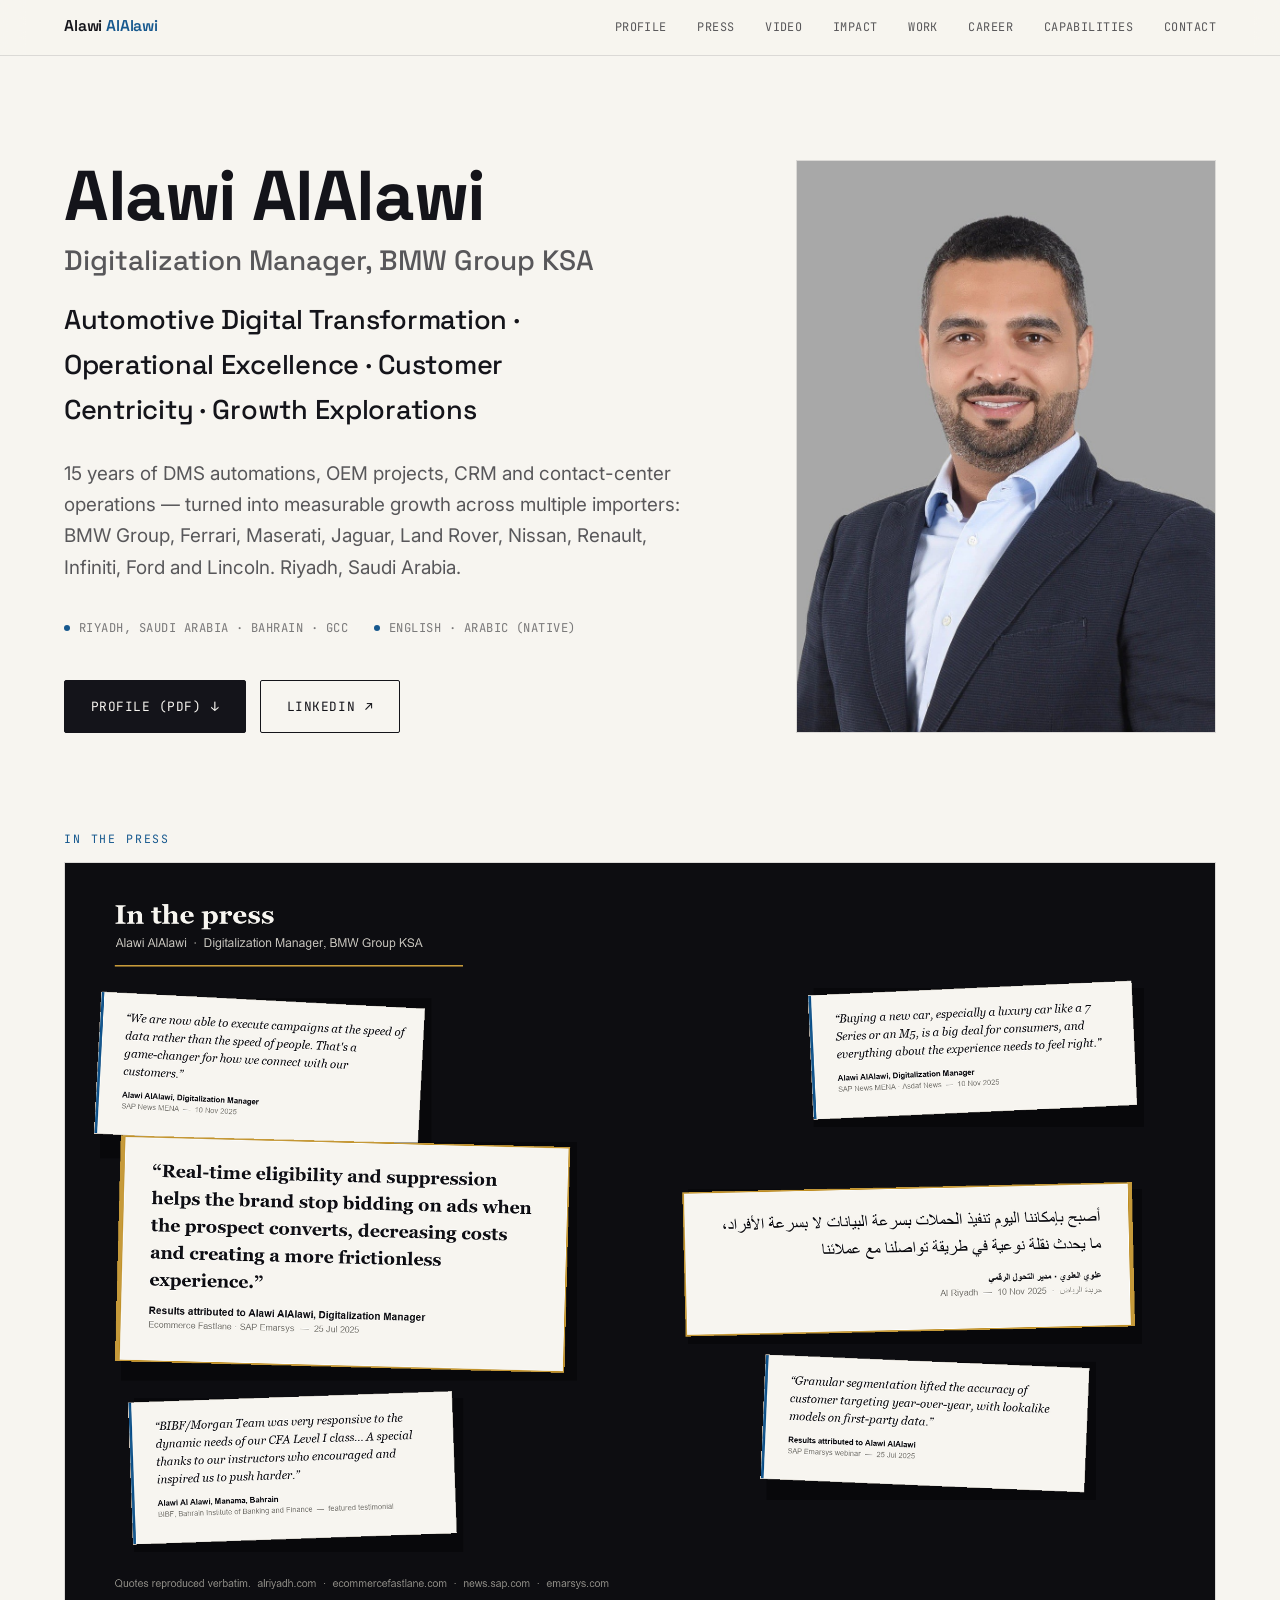
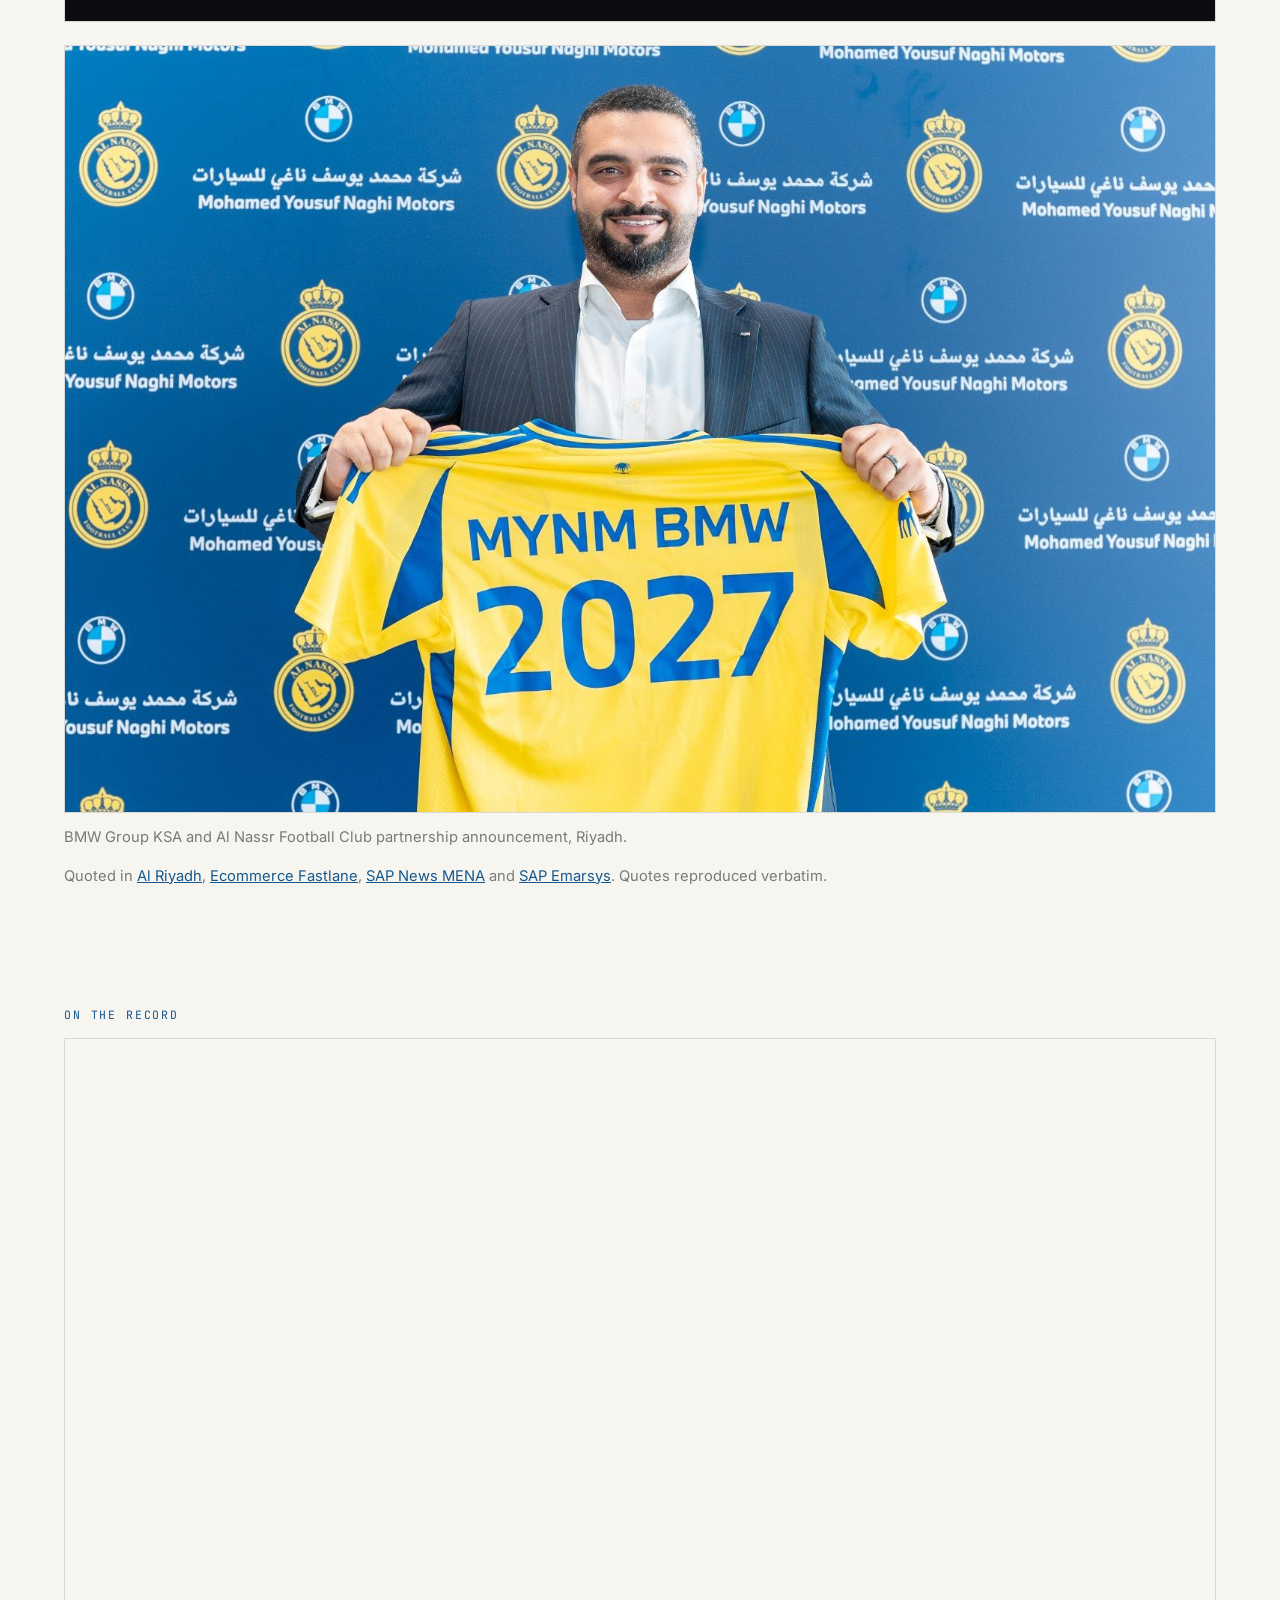
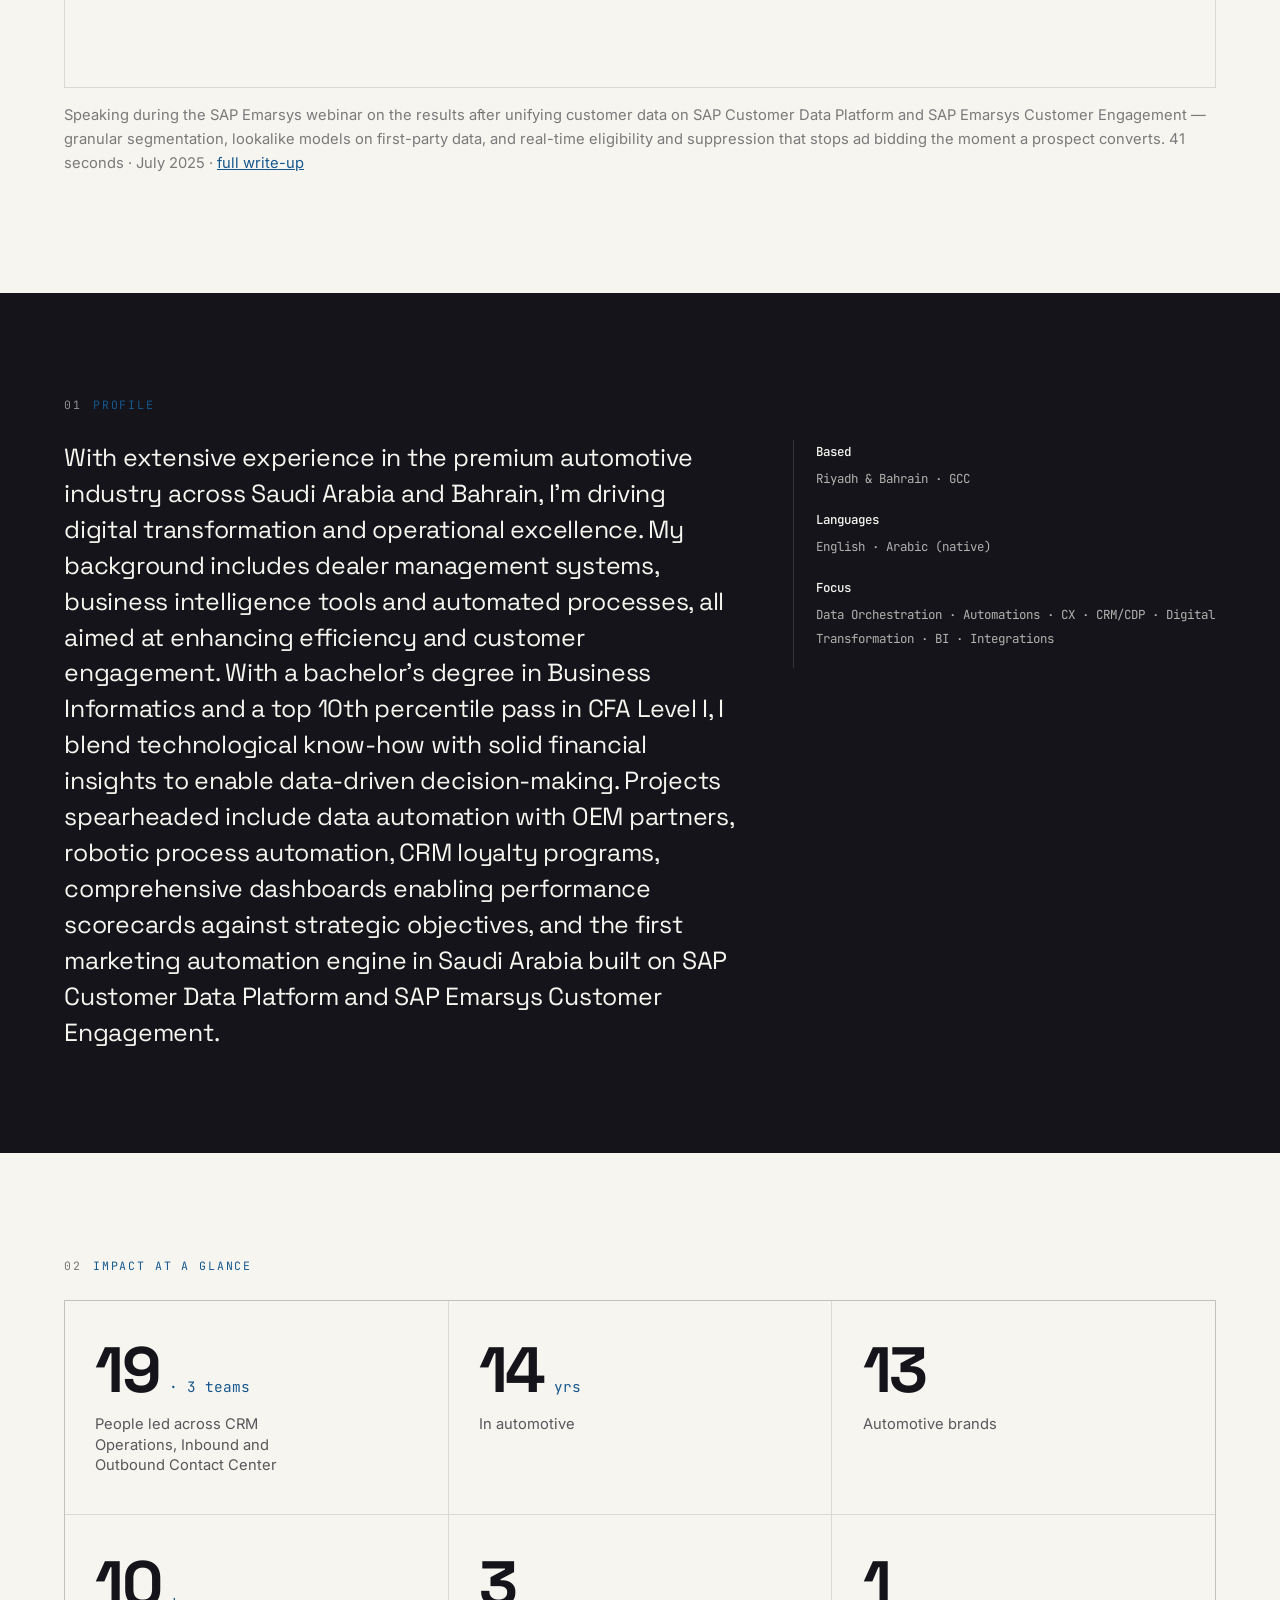
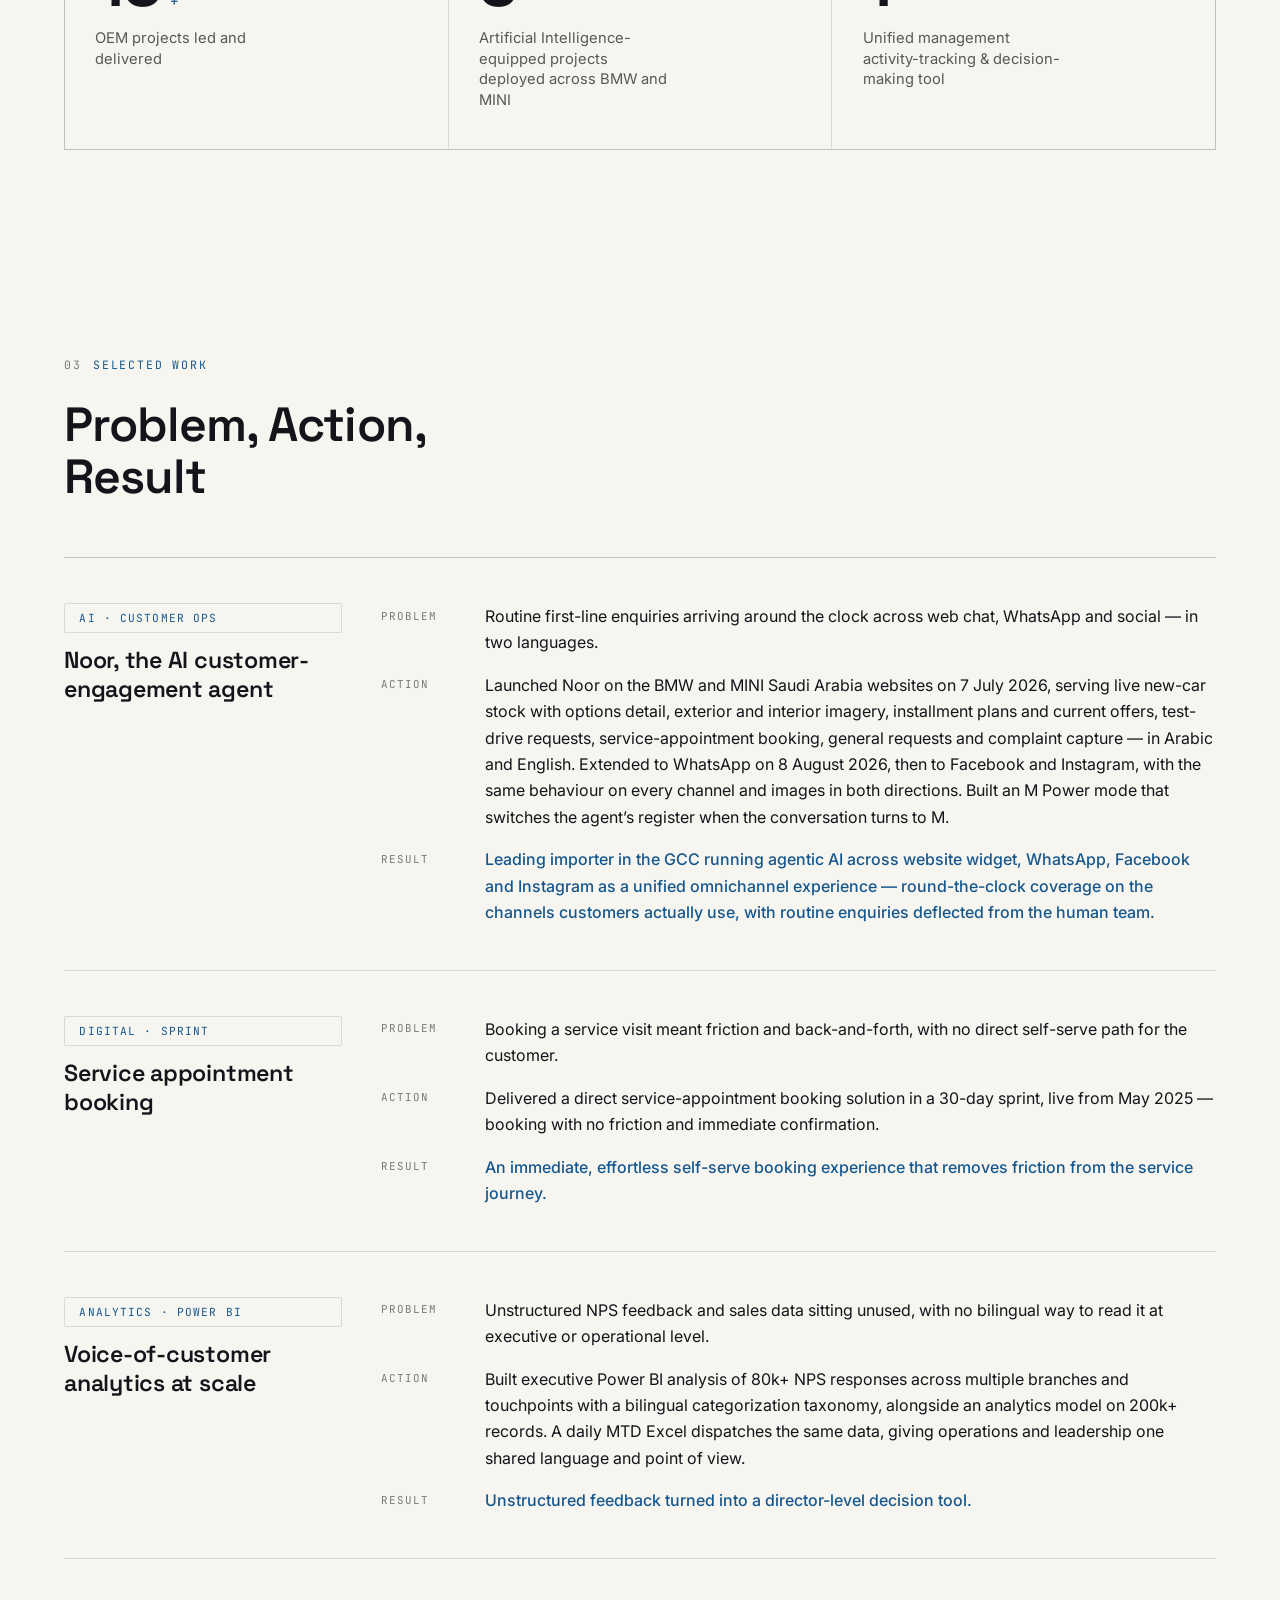
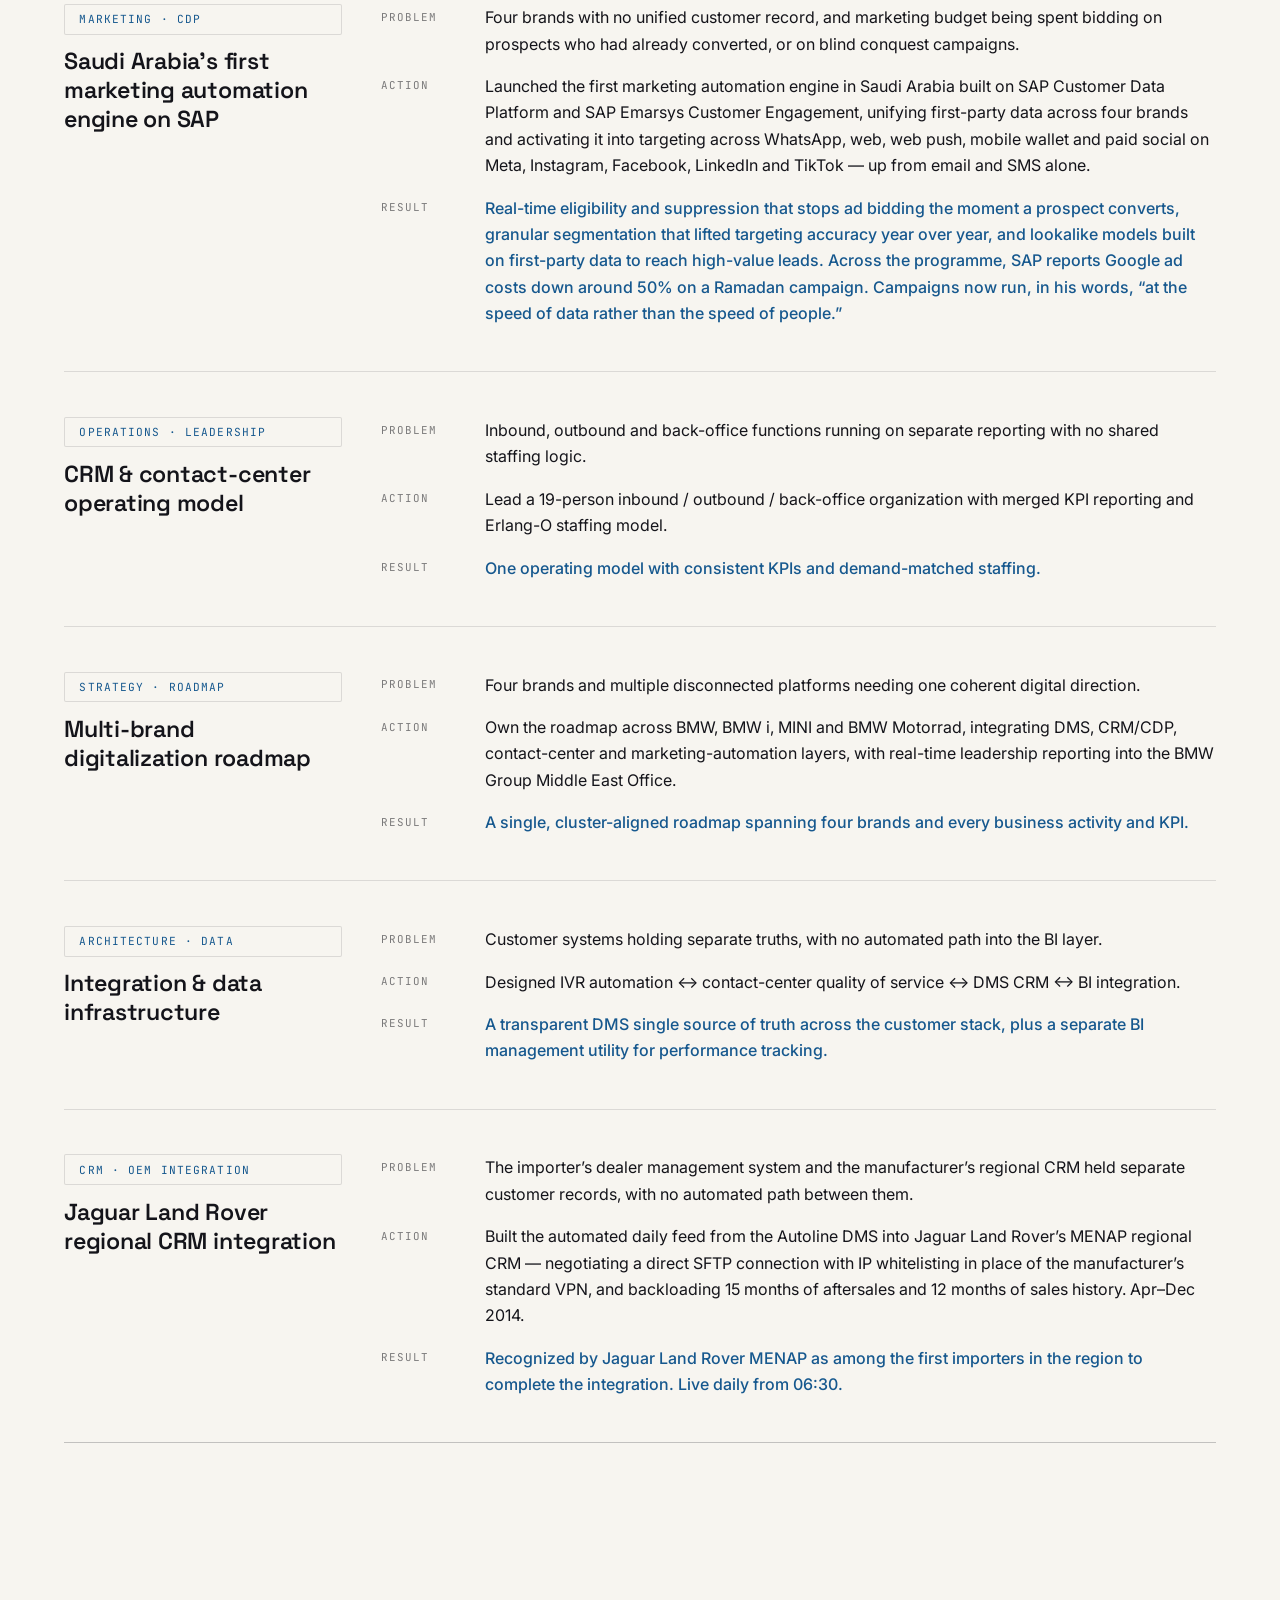
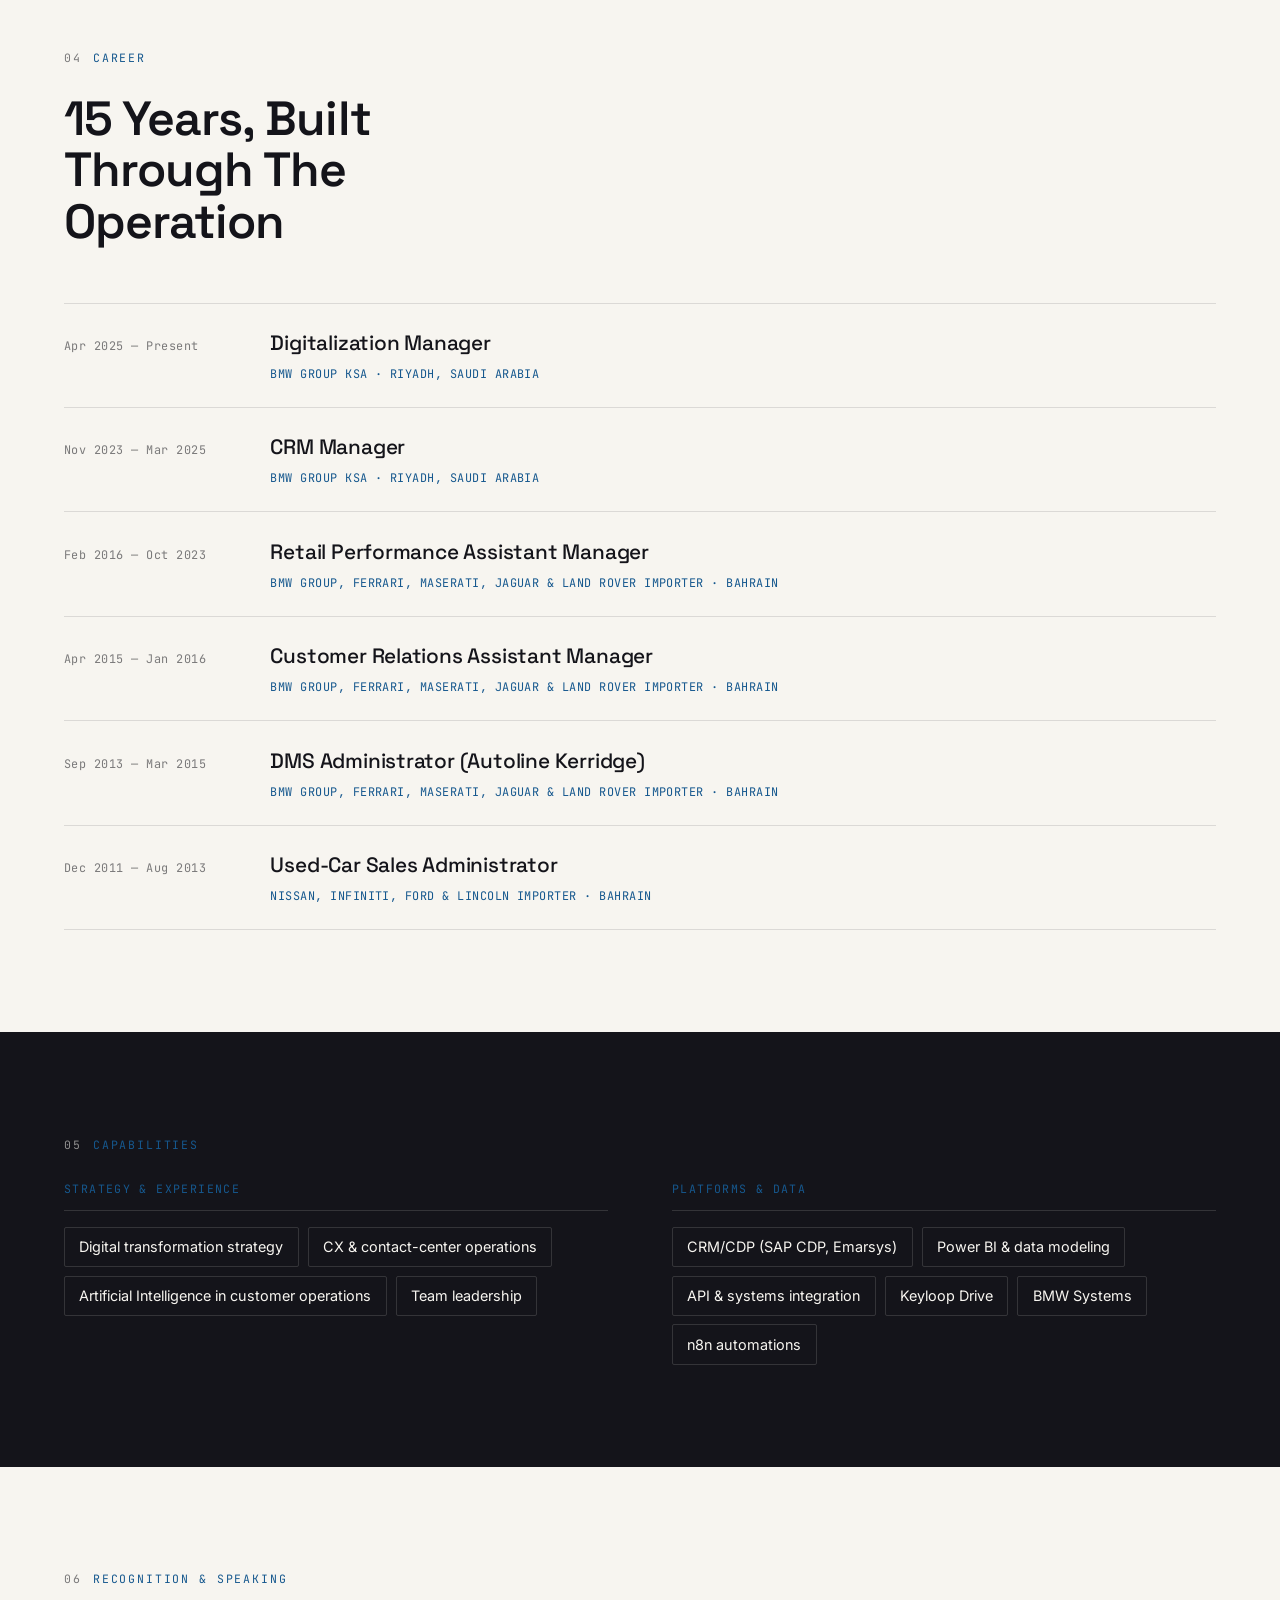
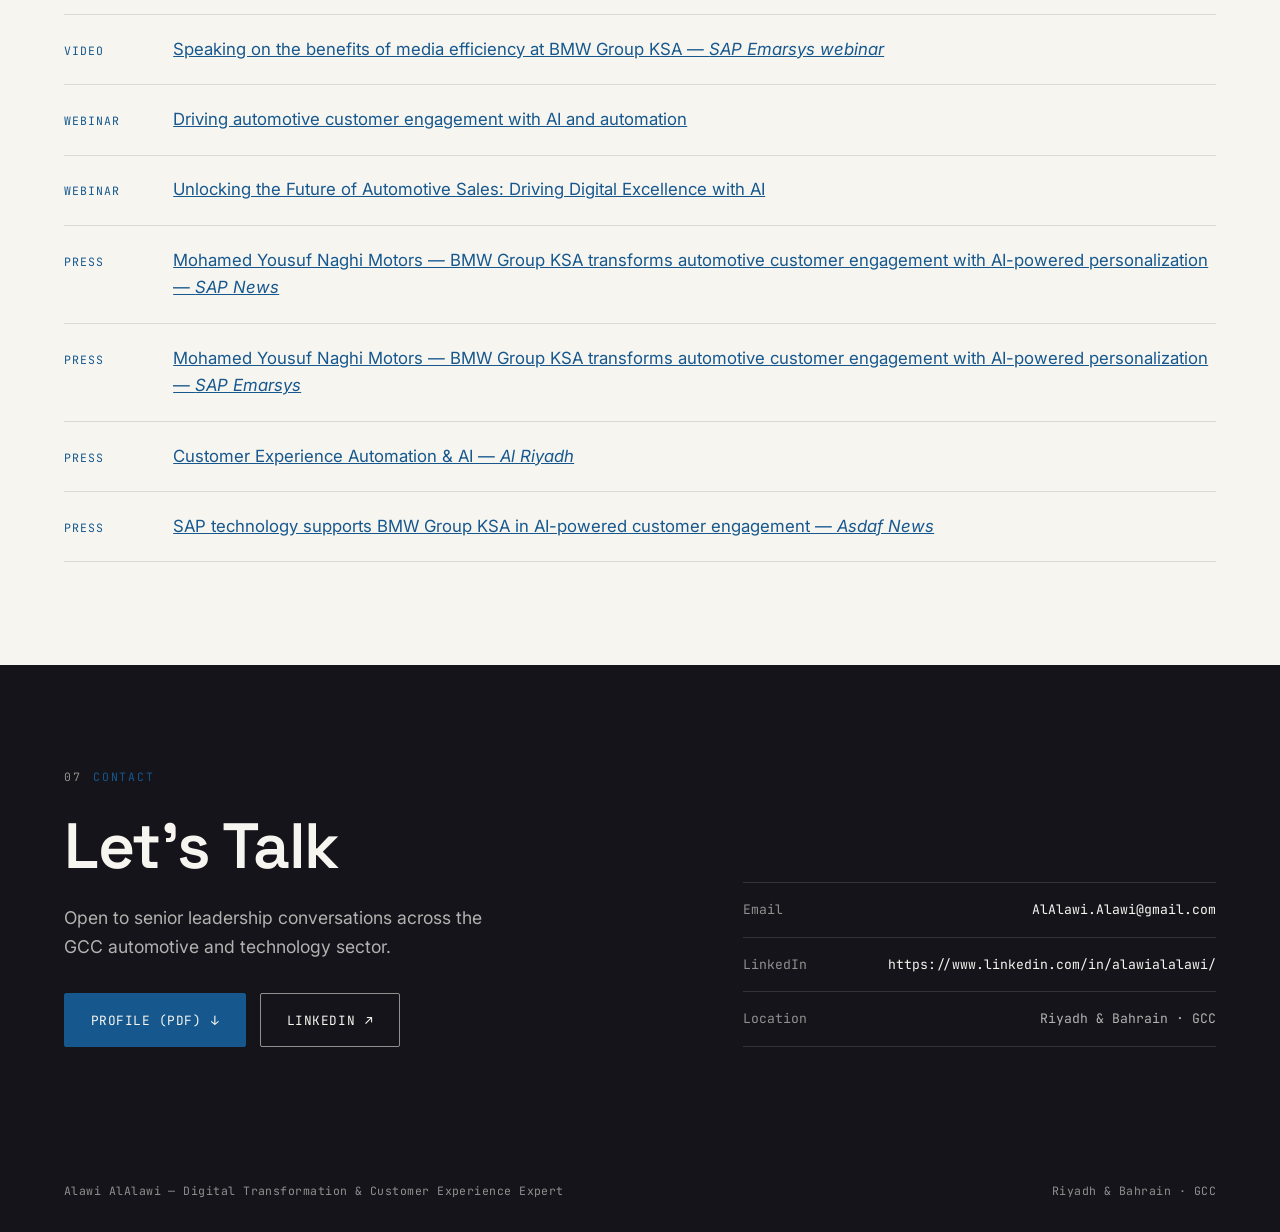
<file: index.html>
<!DOCTYPE html>
<html lang="en">
<head>
<meta charset="UTF-8" />
<meta name="viewport" content="width=device-width, initial-scale=1.0" />
<title>Alawi AlAlawi — Digitalization Manager, BMW Group KSA | Automotive CRM &amp; CX, Saudi Arabia</title>
<meta name="description" content="Alawi AlAlawi is Digitalization Manager at BMW Group KSA in Riyadh, Saudi Arabia. Fifteen years in automotive retail: dealer management systems, CRM and CDP, contact center operations and business intelligence across the GCC." />
<meta name="author" content="Alawi AlAlawi" />
<meta name="robots" content="index, follow, max-snippet:-1, max-image-preview:large" />
<link rel="canonical" href="https://alalawialawi.github.io/Resume/" />

<!-- Open Graph -->
<meta property="og:type" content="profile" />
<meta property="og:url" content="https://alalawialawi.github.io/Resume/" />
<meta property="og:site_name" content="Alawi AlAlawi" />
<meta property="og:locale" content="en_US" />
<meta property="og:title" content="Alawi AlAlawi — Digitalization Manager, BMW Group KSA" />
<meta property="og:description" content="Automotive Digital Transformation, Operational Excellence, Customer Centricity, Growth Explorations. Digitalization Manager at BMW Group KSA." />
<meta property="og:image" content="https://alalawialawi.github.io/Resume/assets/og-image.png" />
<meta property="og:image:width" content="1200" />
<meta property="og:image:height" content="630" />
<meta property="og:image:alt" content="Alawi AlAlawi — Digitalization Manager, BMW Group KSA" />
<meta property="profile:first_name" content="Alawi" />
<meta property="profile:last_name" content="AlAlawi" />

<!-- Twitter -->
<meta name="twitter:card" content="summary_large_image" />
<meta name="twitter:title" content="Alawi AlAlawi — Digitalization Manager, BMW Group KSA" />
<meta name="twitter:description" content="Digitalization Manager at BMW Group KSA. Automotive retail CRM, customer experience and data in Saudi Arabia." />
<meta name="twitter:image" content="https://alalawialawi.github.io/Resume/assets/og-image.png" />
<meta name="twitter:image:alt" content="Alawi AlAlawi — Digitalization Manager, BMW Group KSA" />

<!-- Structured data: one Person node that every article on this site attributes back to. -->
<script type="application/ld+json">
{
  "@context": "https://schema.org",
  "@graph": [
    {
      "@type": "ProfilePage",
      "@id": "https://alalawialawi.github.io/Resume/",
      "url": "https://alalawialawi.github.io/Resume/",
      "name": "Alawi AlAlawi — Digitalization Manager, BMW Group KSA",
      "description": "Alawi AlAlawi is Digitalization Manager at BMW Group KSA in Riyadh, Saudi Arabia. Fifteen years in automotive retail: dealer management systems, CRM and CDP, contact center operations and business intelligence across the GCC.",
      "inLanguage": "en-US",
      "mainEntity": {
        "@id": "https://alalawialawi.github.io/Resume/#person"
      },
      "about": {
        "@id": "https://alalawialawi.github.io/Resume/#person"
      },
      "isPartOf": {
        "@id": "https://alalawialawi.github.io/Resume/#website"
      }
    },
    {
      "@type": "WebSite",
      "@id": "https://alalawialawi.github.io/Resume/#website",
      "url": "https://alalawialawi.github.io/Resume/",
      "name": "Alawi AlAlawi",
      "inLanguage": "en-US",
      "publisher": {
        "@id": "https://alalawialawi.github.io/Resume/#person"
      }
    },
    {
      "@type": "Person",
      "@id": "https://alalawialawi.github.io/Resume/#person",
      "name": "Alawi AlAlawi",
      "alternateName": [
        "علوي العلوي",
        "Alawi Al Alawi",
        "Alawi Al-Alawi"
      ],
      "url": "https://alalawialawi.github.io/Resume/",
      "image": "https://alalawialawi.github.io/Resume/assets/og-image.png",
      "jobTitle": "Digitalization Manager",
      "description": "Digitalization Manager at BMW Group KSA. Fifteen years in automotive retail, working the seam where dealer management systems, customer data platforms, contact center operations and OEM retail standards have to agree on one customer record.",
      "worksFor": {
        "@type": "Organization",
        "name": "BMW Group KSA",
        "description": "BMW Group importer for Saudi Arabia",
        "address": {
          "@type": "PostalAddress",
          "addressLocality": "Riyadh",
          "addressCountry": "SA"
        }
      },
      "workLocation": {
        "@type": "Place",
        "address": {
          "@type": "PostalAddress",
          "addressLocality": "Riyadh",
          "addressRegion": "Riyadh Province",
          "addressCountry": "Saudi Arabia"
        }
      },
      "nationality": {
        "@type": "Country",
        "name": "Bahrain"
      },
      "knowsLanguage": [
        {
          "@type": "Language",
          "name": "Arabic",
          "alternateName": "ar"
        },
        {
          "@type": "Language",
          "name": "English",
          "alternateName": "en"
        }
      ],
      "knowsAbout": [
        "Automotive retail",
        "Customer relationship management (CRM)",
        "Customer experience (CX)",
        "Dealer management systems (DMS)",
        "Keyloop Autoline",
        "CDK Drive",
        "Customer data platforms (CDP)",
        "Marketing automation",
        "Contact center operations",
        "Business intelligence",
        "Power BI",
        "Digital transformation",
        "Net Promoter Score",
        "Voice of the customer",
        "Data governance",
        "Automotive retail in Saudi Arabia",
        "Automotive retail in the GCC"
      ],
      "hasCredential": {
        "@type": "EducationalOccupationalCredential",
        "credentialCategory": "certification",
        "name": "CFA Program Level I",
        "recognizedBy": {
          "@type": "Organization",
          "name": "CFA Institute",
          "url": "https://www.cfainstitute.org/"
        },
        "dateCreated": "2019-06"
      },
      "alumniOf": {
        "@type": "CollegeOrUniversity",
        "name": "AMA International University Bahrain",
        "address": {
          "@type": "PostalAddress",
          "addressLocality": "Salmabad",
          "addressCountry": "BH"
        }
      },
      "award": [
        "Recognized by Jaguar Land Rover MENAP, December 2014, as among the first importers in the region to complete its CRM data integration",
        "CFA Program Level I passed in the top 10th percentile, June 2019"
      ],
      "hasOccupation": {
        "@type": "Occupation",
        "name": "Digitalization Manager",
        "occupationalCategory": "11-3021.00",
        "skills": "Automotive retail CRM, dealer management systems, customer data platforms, marketing automation, contact center operations, business intelligence, agentic AI in customer engagement"
      },
      "sameAs": [
        "https://www.linkedin.com/in/alawialalawi/",
        "https://github.com/AlAlawiAlawi",
        "https://emarsys.com/learn/blog/driving-auto-motive-customer-engagement-with-ai-and-automation/",
        "https://emarsys.com/learn/webinars/unlocking-the-future-of-automotive-sales-with-ai/",
        "https://www.alriyadh.com/2160210",
        "https://news.sap.com/mena/2025/11/mohamed-yousuf-naghi-motors-bmw-group-ksa-transforms-automotive-customer-engagement-with-ai-powered-personalization/",
        "https://emarsys.com/press-release/mohamed-yousuf-naghi-motors-bmw-group-ksa-transforms-automotive-customer-engagement-with-ai-powered-personalization/",
        "https://asdafnews.com/sap-technology-supports-bmw-group-ksa-in-automotive-customer-engagement-with-ai-powered-personalization/",
        "https://sapinsider.org/blogs/how-bmw-ksa-uses-sap-cdp-for-ai-driven-personalization/",
        "https://ecommercefastlane.com/driving-the-future-of-automotive-customer-engagement-with-ai-and-automation/",
        "https://www.alamrakamy.com/article/83215"
      ],
      "disambiguatingDescription": "Digitalization Manager at BMW Group KSA in Riyadh, Saudi Arabia, working in automotive retail CRM, customer data platforms and contact center operations since 2013. Not to be confused with others sharing this name.",
      "subjectOf": {
        "@id": "https://alalawialawi.github.io/Resume/#video-media-efficiency"
      }
    },
    {
      "@type": "VideoObject",
      "@id": "https://alalawialawi.github.io/Resume/#video-media-efficiency",
      "name": "Alawi AlAlawi on the benefits of media efficiency at BMW Group KSA",
      "description": "Alawi AlAlawi, Digitalization Manager at BMW Group KSA, describes the results delivered shortly after implementing SAP Customer Data Platform and SAP Emarsys Customer Engagement: granular segmentation, lookalike models on first-party data, and real-time eligibility and suppression that stops ad bidding once a prospect converts.",
      "thumbnailUrl": "https://embed-ssl.wistia.com/deliveries/c44ae976289801afa0252f1e13398fb7.jpg?image_crop_resized=960x",
      "uploadDate": "2025-07-25",
      "duration": "PT41S",
      "embedUrl": "https://fast.wistia.net/embed/iframe/lsow2s6fc0",
      "contentUrl": "https://emarsys.com/learn/blog/driving-auto-motive-customer-engagement-with-ai-and-automation/",
      "publisher": {
        "@type": "Organization",
        "name": "SAP Emarsys",
        "url": "https://emarsys.com/"
      },
      "about": {
        "@id": "https://alalawialawi.github.io/Resume/#person"
      }
    }
  ]
}
    </script>

<link rel="preconnect" href="https://fonts.googleapis.com" />
<link rel="preconnect" href="https://fonts.gstatic.com" crossorigin />
<link href="https://fonts.googleapis.com/css2?family=Space+Grotesk:wght@400;500;600;700&family=Inter:wght@400;500;600&family=JetBrains+Mono:wght@400;500&display=swap" rel="stylesheet" />

<style>
  :root {
    --ink: #14141A;
    --paper: #F7F5F0;
    --accent: #16588E;
    --ink-70: rgba(20, 20, 26, 0.70);
    --ink-55: rgba(20, 20, 26, 0.55);
    --ink-12: rgba(20, 20, 26, 0.12);
    --ink-06: rgba(20, 20, 26, 0.06);
    --paper-70: rgba(247, 245, 240, 0.70);
    --paper-55: rgba(247, 245, 240, 0.55);
    --paper-14: rgba(247, 245, 240, 0.14);
    --maxw: 1320px;
    --pad: clamp(1.25rem, 5vw, 4.5rem);
    --sans: 'Inter', system-ui, -apple-system, sans-serif;
    --display: 'Space Grotesk', 'Inter', system-ui, sans-serif;
    --mono: 'JetBrains Mono', ui-monospace, monospace;
  }

  * { box-sizing: border-box; }

  html { scroll-behavior: smooth; }

  body {
    margin: 0;
    font-family: var(--sans);
    background: var(--paper);
    color: var(--ink);
    font-size: 17px;
    line-height: 1.65;
    -webkit-font-smoothing: antialiased;
    text-rendering: optimizeLegibility;
  }

  @media (prefers-reduced-motion: reduce) {
    html { scroll-behavior: auto; }
    * { transition: none !important; }
  }

  a { color: inherit; }

  /* ---- Skip link ---- */
  .skip {
    position: absolute;
    left: -999px;
    top: 0;
    background: var(--ink);
    color: var(--paper);
    padding: 0.6rem 1rem;
    z-index: 200;
    font-family: var(--mono);
    font-size: 0.8rem;
  }
  .skip:focus { left: 0.5rem; top: 0.5rem; }

  :focus-visible {
    outline: 2px solid var(--accent);
    outline-offset: 3px;
  }

  /* ---- Layout ---- */
  .wrap {
    max-width: var(--maxw);
    margin: 0 auto;
    padding-left: var(--pad);
    padding-right: var(--pad);
  }

  section { padding: clamp(3.5rem, 8vw, 7rem) 0; }

  .eyebrow {
    font-family: var(--mono);
    font-size: 0.72rem;
    letter-spacing: 0.16em;
    text-transform: uppercase;
    color: var(--accent);
    display: flex;
    align-items: center;
    gap: 0.7rem;
    margin: 0 0 1.6rem;
  }
  .eyebrow .num { color: var(--ink-55); }
  .on-dark .eyebrow .num { color: var(--paper-55); }

  h1, h2, h3 { font-family: var(--display); font-weight: 600; letter-spacing: -0.02em; line-height: 1.08; }

  /* ---- Nav ---- */
  nav {
    position: sticky;
    top: 0;
    z-index: 100;
    background: var(--paper-70);
    backdrop-filter: saturate(140%) blur(12px);
    -webkit-backdrop-filter: saturate(140%) blur(12px);
    border-bottom: 1px solid var(--ink-12);
  }
  .nav-inner {
    max-width: var(--maxw);
    margin: 0 auto;
    padding: 0.9rem var(--pad);
    display: flex;
    align-items: center;
    justify-content: space-between;
    gap: 1rem;
  }
  .nav-mark {
    font-family: var(--display);
    font-weight: 600;
    font-size: 0.98rem;
    letter-spacing: -0.01em;
    text-decoration: none;
  }
  .nav-mark span { color: var(--accent); }
  .nav-links {
    display: flex;
    gap: 1.9rem;
    font-family: var(--mono);
    font-size: 0.74rem;
    letter-spacing: 0.04em;
    text-transform: uppercase;
  }
  .nav-links a { text-decoration: none; color: var(--ink-70); transition: color 0.2s; }
  .nav-links a:hover { color: var(--accent); }
  @media (max-width: 720px) { .nav-links { display: none; } }

  /* ---- Hero ---- */
  .hero { padding-top: clamp(3rem, 9vw, 6.5rem); padding-bottom: clamp(3rem, 9vw, 6rem); }
  /* Two columns on desktop so the hero fills the width and the face is the
     first thing a recruiter sees. Collapses to one column below 900px, with
     the portrait above the name. */
  /* The portrait is stretched to the text column's height rather than given a
     fixed aspect ratio: a 420px-wide 3/4 image is 560px tall regardless of how
     the prose reflows, so it overhung the copy top and bottom. Letting the grid
     row set the height and having object-fit crop keeps the two columns level
     at every desktop width. */
  .hero-grid {
    display: grid;
    grid-template-columns: minmax(0, 1.35fr) minmax(0, 1fr);
    gap: clamp(2rem, 5vw, 4.5rem);
    align-items: stretch;
  }
  .hero-portrait {
    width: 100%;
    max-width: 420px;
    height: 100%;
    min-height: 400px;
    max-height: 700px;
    object-fit: cover;
    object-position: center 22%;
    border: 1px solid var(--ink-12);
    justify-self: end;
  }
  /* Single column below 900px: full-bleed 4/3 crop above the name. A capped
     260px box left-aligned in a 375px column read as misaligned rather than
     deliberate, and a full-width 3/4 crop would cost ~500px before the h1. */
  @media (max-width: 900px) {
    .hero-grid { grid-template-columns: 1fr; gap: 2rem; }
    .hero-portrait {
      order: -1;
      justify-self: stretch;
      max-width: 100%;
      height: auto;
      min-height: 0;
      max-height: none;
      aspect-ratio: 4 / 3;
      object-position: center 20%;
    }
  }
  /* Visual blocks run the full container; only prose stays capped. */
  .media-wide { max-width: 100%; }
  .prose-cap { max-width: 62ch; }
  .hero h1 {
    font-size: clamp(2.4rem, 6vw, 4.4rem);
    font-weight: 700;
    margin: 0 0 1.4rem;
    max-width: 16ch;
    line-height: 1.04;
  }
  /* The role stays inside the h1 so the plain-text string reads
     "Alawi AlAlawi — Digitalization Manager, BMW Group KSA" to a crawler,
     while reading as a name over a title to a person. */
  .hero h1 .role {
    display: block;
    font-size: clamp(1.15rem, 2.4vw, 1.75rem);
    font-weight: 500;
    color: var(--ink-70);
    margin-top: 0.85rem;
    letter-spacing: 0;
  }
  .hero .headline {
    font-family: var(--display);
    font-weight: 500;
    font-size: clamp(1.15rem, 2.6vw, 1.7rem);
    letter-spacing: -0.01em;
    max-width: 26ch;
    margin: 0 0 1.6rem;
    color: var(--ink);
  }
  .hero .value {
    font-size: clamp(1.02rem, 2vw, 1.18rem);
    max-width: 52ch;
    color: var(--ink-70);
    margin: 0 0 2.2rem;
  }
  .meta-row {
    display: flex;
    flex-wrap: wrap;
    gap: 0.7rem 1.6rem;
    font-family: var(--mono);
    font-size: 0.76rem;
    letter-spacing: 0.04em;
    color: var(--ink-55);
    text-transform: uppercase;
    margin-bottom: 2.6rem;
  }
  .meta-row span { display: inline-flex; align-items: center; gap: 0.55rem; }
  .meta-row span::before {
    content: "";
    width: 6px; height: 6px;
    background: var(--accent);
    border-radius: 50%;
    flex: none;
  }

  /* ---- Buttons ---- */
  .cta-row { display: flex; flex-wrap: wrap; gap: 0.9rem; }
  .btn {
    display: inline-flex;
    align-items: center;
    gap: 0.6rem;
    font-family: var(--mono);
    font-size: 0.8rem;
    letter-spacing: 0.04em;
    text-transform: uppercase;
    text-decoration: none;
    padding: 0.95rem 1.6rem;
    border: 1px solid var(--ink);
    transition: all 0.2s ease;
    border-radius: 2px;
  }
  .btn-primary { background: var(--ink); color: var(--paper); }
  .btn-primary:hover { background: var(--accent); border-color: var(--accent); }
  .btn-ghost { background: transparent; color: var(--ink); }
  .btn-ghost:hover { background: var(--ink); color: var(--paper); }
  .btn .arrow { transition: transform 0.2s ease; }
  .btn:hover .arrow { transform: translateX(3px); }

  .on-dark .btn-primary { background: var(--accent); color: var(--paper); border-color: var(--accent); }
  .on-dark .btn-primary:hover { background: var(--paper); color: var(--ink); border-color: var(--paper); }
  .on-dark .btn-ghost { color: var(--paper); border-color: var(--paper-55); }
  .on-dark .btn-ghost:hover { background: var(--paper); color: var(--ink); border-color: var(--paper); }

  /* ---- Dark band ---- */
  .band-dark {
    background: var(--ink);
    color: var(--paper);
  }
  .band-dark h2 { color: var(--paper); }

  /* ---- Profile ---- */
  .profile-grid {
    display: grid;
    grid-template-columns: minmax(0, 1.6fr) minmax(0, 1fr);
    gap: clamp(1.5rem, 4vw, 4rem);
    align-items: start;
  }
  .profile-grid p {
    font-size: clamp(1.18rem, 2.4vw, 1.55rem);
    font-family: var(--display);
    font-weight: 400;
    letter-spacing: -0.01em;
    line-height: 1.45;
    margin: 0;
    color: var(--paper);
  }
  .profile-aside {
    font-family: var(--mono);
    font-size: 0.78rem;
    line-height: 1.9;
    color: var(--paper-70);
    border-left: 1px solid var(--paper-14);
    padding-left: 1.4rem;
  }
  .profile-aside strong { color: var(--paper); font-weight: 500; display: block; margin-bottom: 0.2rem; }
  .profile-aside .item { margin-bottom: 1.1rem; }
  @media (max-width: 760px) {
    .profile-grid { grid-template-columns: 1fr; }
    .profile-aside { border-left: none; border-top: 1px solid var(--paper-14); padding-left: 0; padding-top: 1.4rem; }
  }

  /* ---- Metric band ---- */
  .metrics {
    display: grid;
    grid-template-columns: repeat(3, 1fr);
    gap: 1px;
    background: var(--ink-12);
    border: 1px solid var(--ink-12);
  }
  .metric {
    background: var(--paper);
    padding: clamp(1.6rem, 3vw, 2.4rem) clamp(1.2rem, 2.5vw, 1.9rem);
  }
  .metric .figure {
    font-family: var(--display);
    font-weight: 700;
    font-size: clamp(2.5rem, 6vw, 4rem);
    line-height: 0.95;
    letter-spacing: -0.04em;
    color: var(--ink);
    display: flex;
    align-items: baseline;
    gap: 0.15em;
  }
  .metric .figure .unit {
    font-family: var(--mono);
    font-weight: 400;
    font-size: 0.9rem;
    letter-spacing: 0;
    color: var(--accent);
  }
  .metric .label {
    margin-top: 0.85rem;
    font-size: 0.92rem;
    color: var(--ink-70);
    line-height: 1.4;
    max-width: 22ch;
  }
  @media (max-width: 860px) { .metrics { grid-template-columns: repeat(2, 1fr); } }
  @media (max-width: 520px) { .metrics { grid-template-columns: 1fr; } }

  /* ---- Section heading ---- */
  .sec-head { margin-bottom: clamp(2.2rem, 5vw, 3.4rem); max-width: 40ch; }
  .sec-head h2 { font-size: clamp(1.9rem, 4.5vw, 3rem); margin: 0; }

  /* ---- Case studies ---- */
  .cases { display: grid; gap: 1px; background: var(--ink-12); border-top: 1px solid var(--ink-12); border-bottom: 1px solid var(--ink-12); }
  .case {
    background: var(--paper);
    display: grid;
    grid-template-columns: minmax(0, 0.5fr) minmax(0, 1.5fr);
    gap: clamp(1rem, 3vw, 3rem);
    padding: clamp(1.8rem, 4vw, 2.8rem) 0;
    transition: background 0.25s ease;
  }
  .case:hover { background: var(--ink-06); }
  .case .case-id {
    font-family: var(--display);
    font-weight: 600;
    font-size: clamp(1.15rem, 2.4vw, 1.45rem);
    letter-spacing: -0.01em;
    line-height: 1.25;
  }
  .case .case-id .tag {
    display: block;
    font-family: var(--mono);
    font-size: 0.7rem;
    font-weight: 400;
    letter-spacing: 0.1em;
    text-transform: uppercase;
    color: var(--accent);
    margin-bottom: 0.8rem;
  }
  .par { display: grid; gap: 1rem; }
  .par .row { display: grid; grid-template-columns: 88px minmax(0, 1fr); gap: 1rem; align-items: start; }
  .par .row .k {
    font-family: var(--mono);
    font-size: 0.68rem;
    letter-spacing: 0.1em;
    text-transform: uppercase;
    color: var(--ink-55);
    padding-top: 0.28rem;
  }
  .par .row .v { margin: 0; font-size: 1rem; color: var(--ink); }
  .par .row.result .v { color: var(--accent); font-weight: 500; }
  @media (max-width: 720px) {
    .case { grid-template-columns: 1fr; gap: 1.3rem; }
    .par .row { grid-template-columns: 76px minmax(0, 1fr); }
  }

  /* ---- Capabilities ---- */
  .caps { display: grid; grid-template-columns: repeat(2, 1fr); gap: clamp(1.4rem, 3vw, 2.4rem) clamp(2rem, 5vw, 4rem); }
  .cap-group .cap-title {
    font-family: var(--mono);
    font-size: 0.72rem;
    letter-spacing: 0.12em;
    text-transform: uppercase;
    color: var(--accent);
    margin: 0 0 1rem;
    padding-bottom: 0.7rem;
    border-bottom: 1px solid var(--ink-12);
  }
  .tags { display: flex; flex-wrap: wrap; gap: 0.55rem; }
  .tag {
    font-size: 0.9rem;
    padding: 0.45rem 0.9rem;
    border: 1px solid var(--ink-12);
    border-radius: 2px;
    background: var(--paper);
    transition: border-color 0.2s, color 0.2s;
  }
  .tag:hover { border-color: var(--accent); color: var(--accent); }
  @media (max-width: 640px) { .caps { grid-template-columns: 1fr; } }

  /* ---- Recognition ---- */
  .rec-list { display: grid; gap: 0; border-top: 1px solid var(--ink-12); }
  .rec-item {
    display: grid;
    grid-template-columns: 90px minmax(0, 1fr);
    gap: 1.2rem;
    padding: 1.3rem 0;
    border-bottom: 1px solid var(--ink-12);
    align-items: baseline;
  }
  .rec-item .rec-k { font-family: var(--mono); font-size: 0.72rem; letter-spacing: 0.08em; text-transform: uppercase; color: var(--accent); }
  .rec-item .rec-v { margin: 0; font-size: 1.05rem; }
  @media (max-width: 600px) { .rec-item { grid-template-columns: 1fr; gap: 0.4rem; } }

  /* ---- Career timeline ---- */
  .timeline { border-top: 1px solid var(--ink-12); }
  .tl-item {
    display: grid;
    grid-template-columns: 168px minmax(0, 1fr);
    gap: clamp(1rem, 3vw, 2.5rem);
    padding: 1.4rem 0;
    border-bottom: 1px solid var(--ink-12);
    align-items: baseline;
    transition: background 0.25s ease;
  }
  .tl-item:hover { background: var(--ink-06); }
  .tl-when { font-family: var(--mono); font-size: 0.74rem; letter-spacing: 0.04em; color: var(--ink-55); }
  .tl-role { margin: 0; font-family: var(--display); font-weight: 500; font-size: clamp(1.05rem, 2.2vw, 1.3rem); letter-spacing: -0.01em; color: var(--ink); }
  .tl-org { display: block; margin-top: 0.3rem; font-family: var(--mono); font-size: 0.74rem; letter-spacing: 0.04em; text-transform: uppercase; color: var(--accent); font-weight: 400; }
  @media (max-width: 640px) { .tl-item { grid-template-columns: 1fr; gap: 0.5rem; } }

  /* ---- Contact ---- */
  .contact-grid { display: grid; grid-template-columns: minmax(0, 1.3fr) minmax(0, 1fr); gap: clamp(2rem, 5vw, 4rem); align-items: end; }
  .contact-grid h2 { font-size: clamp(2.2rem, 6vw, 4rem); margin: 0 0 1.4rem; }
  .contact-grid .lede { font-size: 1.1rem; color: var(--paper-70); max-width: 38ch; margin: 0 0 2rem; }
  .contact-list { display: grid; gap: 0; font-family: var(--mono); font-size: 0.82rem; }
  .contact-list a, .contact-list .ci {
    display: flex;
    justify-content: space-between;
    gap: 1rem;
    padding: 1rem 0;
    border-top: 1px solid var(--paper-14);
    text-decoration: none;
    color: var(--paper);
    transition: color 0.2s, padding-left 0.2s;
  }
  .contact-list a:last-child { border-bottom: 1px solid var(--paper-14); }
  .contact-list .ci { border-bottom: 1px solid var(--paper-14); color: var(--paper-70); }
  .contact-list a:hover { color: var(--accent); padding-left: 0.4rem; }
  .contact-list .k { color: var(--paper-55); }
  @media (max-width: 720px) { .contact-grid { grid-template-columns: 1fr; align-items: start; } }

  /* ---- Footer ---- */
  footer {
    background: var(--ink);
    color: var(--paper-55);
    padding: 2rem 0;
    font-family: var(--mono);
    font-size: 0.72rem;
    letter-spacing: 0.04em;
  }
  .foot-inner { display: flex; flex-wrap: wrap; justify-content: space-between; gap: 0.8rem; }
  footer a { color: var(--paper-70); text-decoration: none; }
  footer a:hover { color: var(--accent); }
</style>
</head>
<body>

<a class="skip" href="#work">Skip to main content</a>

<nav>
  <div class="nav-inner">
    <a href="#top" class="nav-mark">Alawi <span>AlAlawi</span></a>
    <div class="nav-links">
      <a href="#profile">Profile</a>
      <a href="#press">Press</a>
      <a href="#onrecord">Video</a>
      <a href="#impact">Impact</a>
      <a href="#work">Work</a>
      <a href="#career">Career</a>
      <a href="#capabilities">Capabilities</a>
      <a href="#contact">Contact</a>
    </div>
  </div>
</nav>

<!-- 1. HERO -->
<header class="hero wrap" id="top">
<div class="hero-grid">
<div>
  <h1>Alawi AlAlawi<span class="role">Digitalization Manager, BMW Group KSA</span></h1>
  <p class="headline">Automotive Digital Transformation &middot; Operational Excellence &middot; Customer Centricity &middot; Growth Explorations</p>
  <p class="value">15 years of DMS automations, OEM projects, CRM and contact-center operations — turned into measurable growth across multiple importers: BMW Group, Ferrari, Maserati, Jaguar, Land Rover, Nissan, Renault, Infiniti, Ford and Lincoln. Riyadh, Saudi Arabia.</p>
  <div class="meta-row">
    <span>Riyadh, Saudi Arabia · Bahrain · GCC</span>
    <span>English · Arabic (native)</span>
  </div>
  <div class="cta-row">
    <a class="btn btn-primary" href="assets/alawi-alalawi-profile.pdf">Profile (PDF) <span class="arrow">↓</span></a>
    <a class="btn btn-ghost" href="https://www.linkedin.com/in/alawialalawi/" target="_blank" rel="noopener">LinkedIn <span class="arrow">↗</span></a>
  </div>
</div>
<img class="hero-portrait" src="assets/headshot.jpg"
     alt="Alawi AlAlawi, Digitalization Manager at BMW Group KSA, Riyadh"
     width="926" height="1235" loading="eager" decoding="async" />
</div>
</header>

<!-- FEATURED: PRESS -->
<section class="wrap" id="press" style="padding-top:0;">
  <div class="media-wide">
    <p class="eyebrow" style="margin-bottom:0.9rem;">In the press</p>
    <img src="assets/press-montage.png" alt="Press quotes from Alawi AlAlawi, Digitalization Manager at BMW Group KSA: Al Riyadh, Ecommerce Fastlane, SAP News MENA and SAP Emarsys, on executing campaigns at the speed of data, real-time eligibility and suppression, and granular segmentation."
         width="2200" height="1330" loading="eager" decoding="async"
         style="width:100%;height:auto;display:block;border:1px solid var(--ink-12);" />
    <img src="assets/partnership.jpg" alt="Alawi AlAlawi at the BMW Group KSA and Al Nassr Football Club partnership announcement, Riyadh"
         width="1600" height="1067" loading="lazy" decoding="async"
         style="width:100%;height:auto;display:block;border:1px solid var(--ink-12);margin-top:1.4rem;" />
    <p style="margin-top:0.7rem;color:var(--ink-55);font-size:0.92rem;">BMW Group KSA and Al Nassr Football Club partnership announcement, Riyadh.</p>
    <p style="margin-top:0.9rem;color:var(--ink-55);font-size:0.92rem;">Quoted in <a href="https://www.alriyadh.com/2160210" target="_blank" rel="noopener" style="color:var(--accent);">Al&nbsp;Riyadh</a>, <a href="https://ecommercefastlane.com/driving-the-future-of-automotive-customer-engagement-with-ai-and-automation/" target="_blank" rel="noopener" style="color:var(--accent);">Ecommerce&nbsp;Fastlane</a>, <a href="https://news.sap.com/mena/2025/11/mohamed-yousuf-naghi-motors-bmw-group-ksa-transforms-automotive-customer-engagement-with-ai-powered-personalization/" target="_blank" rel="noopener" style="color:var(--accent);">SAP&nbsp;News&nbsp;MENA</a> and <a href="https://emarsys.com/press-release/mohamed-yousuf-naghi-motors-bmw-group-ksa-transforms-automotive-customer-engagement-with-ai-powered-personalization/" target="_blank" rel="noopener" style="color:var(--accent);">SAP&nbsp;Emarsys</a>. Quotes reproduced verbatim.</p>
  </div>
</section>

<!-- FEATURED: ON THE RECORD -->
<section class="wrap" id="onrecord" style="padding-top:0;">
  <div class="media-wide">
    <p class="eyebrow" style="margin-bottom:0.9rem;">On the record</p>
    <div style="position:relative;padding-bottom:56.25%;height:0;overflow:hidden;border:1px solid var(--ink-12);">
      <iframe src="https://fast.wistia.net/embed/iframe/lsow2s6fc0?videoFoam=false"
              title="Alawi AlAlawi on the benefits of media efficiency at BMW Group KSA"
              style="position:absolute;top:0;left:0;width:100%;height:100%;border:0;"
              loading="eager" allow="autoplay; fullscreen" allowfullscreen></iframe>
    </div>
    <p style="margin-top:0.9rem;color:var(--ink-55);font-size:0.92rem;">Speaking during the SAP Emarsys webinar on the results after unifying customer data on SAP Customer Data Platform and SAP Emarsys Customer Engagement &mdash; granular segmentation, lookalike models on first-party data, and real-time eligibility and suppression that stops ad bidding the moment a prospect converts. 41 seconds &middot; July 2025 &middot; <a href="https://emarsys.com/learn/blog/driving-auto-motive-customer-engagement-with-ai-and-automation/" target="_blank" rel="noopener" style="color:var(--accent);">full write-up</a></p>
  </div>
</section>

<!-- 2. PROFILE -->
<section class="band-dark on-dark" id="profile">
  <div class="wrap">
    <p class="eyebrow"><span class="num">01</span> Profile</p>
    <div class="profile-grid">
      <p>With extensive experience in the premium automotive industry across Saudi Arabia and Bahrain, I&rsquo;m driving digital transformation and operational excellence. My background includes dealer management systems, business intelligence tools and automated processes, all aimed at enhancing efficiency and customer engagement. With a bachelor&rsquo;s degree in Business Informatics and a top 10th percentile pass in CFA Level I, I blend technological know-how with solid financial insights to enable data-driven decision-making. Projects spearheaded include data automation with OEM partners, robotic process automation, CRM loyalty programs, comprehensive dashboards enabling performance scorecards against strategic objectives, and the first marketing automation engine in Saudi Arabia built on SAP Customer Data Platform and SAP Emarsys Customer Engagement.</p>
      <div class="profile-aside">
        <div class="item"><strong>Based</strong>Riyadh &amp; Bahrain · GCC</div>
        <div class="item"><strong>Languages</strong>English · Arabic (native)</div>
        <div class="item"><strong>Focus</strong>Data Orchestration · Automations · CX · CRM/CDP · Digital Transformation · BI · Integrations</div>
      </div>
    </div>
  </div>
</section>

<!-- 3. IMPACT -->
<section class="wrap" id="impact">
  <p class="eyebrow"><span class="num">02</span> Impact at a glance</p>
  <div class="metrics">
    <div class="metric">
      <div class="figure">19<span class="unit">· 3 teams</span></div>
      <div class="label">People led across CRM Operations, Inbound and Outbound Contact Center</div>
    </div>
    <div class="metric">
      <div class="figure">14<span class="unit">yrs</span></div>
      <div class="label">In automotive</div>
    </div>
    <div class="metric">
      <div class="figure">13</div>
      <div class="label">Automotive brands</div>
    </div>
    <div class="metric">
      <div class="figure">10<span class="unit">+</span></div>
      <div class="label">OEM projects led and delivered</div>
    </div>
    <div class="metric">
      <div class="figure">3</div>
      <div class="label">Artificial Intelligence-equipped projects deployed across BMW and MINI</div>
    </div>
    <div class="metric">
      <div class="figure">1</div>
      <div class="label">Unified management activity-tracking &amp; decision-making tool</div>
    </div>
  </div>
</section>

<!-- 4. SELECTED WORK -->
<section class="wrap" id="work">
  <div class="sec-head">
    <p class="eyebrow"><span class="num">03</span> Selected work</p>
    <h2>Problem, Action, Result</h2>
  </div>

  <div class="cases">

    <article class="case">
      <div class="case-id"><span class="tag">AI · Customer ops</span>Noor, the AI customer-engagement agent</div>
      <div class="par">
        <div class="row"><span class="k">Problem</span><p class="v">Routine first-line enquiries arriving around the clock across web chat, WhatsApp and social — in two languages.</p></div>
        <div class="row"><span class="k">Action</span><p class="v">Launched Noor on the BMW and MINI Saudi Arabia websites on 7 July 2026, serving live new-car stock with options detail, exterior and interior imagery, installment plans and current offers, test-drive requests, service-appointment booking, general requests and complaint capture &mdash; in Arabic and English. Extended to WhatsApp on 8 August 2026, then to Facebook and Instagram, with the same behaviour on every channel and images in both directions. Built an M Power mode that switches the agent&rsquo;s register when the conversation turns to M.</p></div>
        <div class="row result"><span class="k">Result</span><p class="v">Leading importer in the GCC running agentic AI across website widget, WhatsApp, Facebook and Instagram as a unified omnichannel experience — round-the-clock coverage on the channels customers actually use, with routine enquiries deflected from the human team.</p></div>
      </div>
    </article>

    <article class="case">
      <div class="case-id"><span class="tag">Digital · Sprint</span>Service appointment booking</div>
      <div class="par">
        <div class="row"><span class="k">Problem</span><p class="v">Booking a service visit meant friction and back-and-forth, with no direct self-serve path for the customer.</p></div>
        <div class="row"><span class="k">Action</span><p class="v">Delivered a direct service-appointment booking solution in a 30-day sprint, live from May 2025 — booking with no friction and immediate confirmation.</p></div>
        <div class="row result"><span class="k">Result</span><p class="v">An immediate, effortless self-serve booking experience that removes friction from the service journey.</p></div>
      </div>
    </article>

    <article class="case">
      <div class="case-id"><span class="tag">Analytics · Power BI</span>Voice-of-customer analytics at scale</div>
      <div class="par">
        <div class="row"><span class="k">Problem</span><p class="v">Unstructured NPS feedback and sales data sitting unused, with no bilingual way to read it at executive or operational level.</p></div>
        <div class="row"><span class="k">Action</span><p class="v">Built executive Power BI analysis of 80k+ NPS responses across multiple branches and touchpoints with a bilingual categorization taxonomy, alongside an analytics model on 200k+ records. A daily MTD Excel dispatches the same data, giving operations and leadership one shared language and point of view.</p></div>
        <div class="row result"><span class="k">Result</span><p class="v">Unstructured feedback turned into a director-level decision tool.</p></div>
      </div>
    </article>

    <article class="case">
      <div class="case-id"><span class="tag">Marketing · CDP</span>Saudi Arabia&rsquo;s first marketing automation engine on SAP</div>
      <div class="par">
        <div class="row"><span class="k">Problem</span><p class="v">Four brands with no unified customer record, and marketing budget being spent bidding on prospects who had already converted, or on blind conquest campaigns.</p></div>
        <div class="row"><span class="k">Action</span><p class="v">Launched the first marketing automation engine in Saudi Arabia built on SAP Customer Data Platform and SAP Emarsys Customer Engagement, unifying first-party data across four brands and activating it into targeting across WhatsApp, web, web push, mobile wallet and paid social on Meta, Instagram, Facebook, LinkedIn and TikTok &mdash; up from email and SMS alone.</p></div>
        <div class="row result"><span class="k">Result</span><p class="v">Real-time eligibility and suppression that stops ad bidding the moment a prospect converts, granular segmentation that lifted targeting accuracy year over year, and lookalike models built on first-party data to reach high-value leads. Across the programme, SAP reports Google ad costs down around 50% on a Ramadan campaign. Campaigns now run, in his words, &ldquo;at the speed of data rather than the speed of people.&rdquo;</p></div>
      </div>
    </article>

    <article class="case">
      <div class="case-id"><span class="tag">Operations · Leadership</span>CRM &amp; contact-center operating model</div>
      <div class="par">
        <div class="row"><span class="k">Problem</span><p class="v">Inbound, outbound and back-office functions running on separate reporting with no shared staffing logic.</p></div>
        <div class="row"><span class="k">Action</span><p class="v">Lead a 19-person inbound / outbound / back-office organization with merged KPI reporting and Erlang-O staffing model.</p></div>
        <div class="row result"><span class="k">Result</span><p class="v">One operating model with consistent KPIs and demand-matched staffing.</p></div>
      </div>
    </article>

    <article class="case">
      <div class="case-id"><span class="tag">Strategy · Roadmap</span>Multi-brand digitalization roadmap</div>
      <div class="par">
        <div class="row"><span class="k">Problem</span><p class="v">Four brands and multiple disconnected platforms needing one coherent digital direction.</p></div>
        <div class="row"><span class="k">Action</span><p class="v">Own the roadmap across BMW, BMW i, MINI and BMW Motorrad, integrating DMS, CRM/CDP, contact-center and marketing-automation layers, with real-time leadership reporting into the BMW Group Middle East Office.</p></div>
        <div class="row result"><span class="k">Result</span><p class="v">A single, cluster-aligned roadmap spanning four brands and every business activity and KPI.</p></div>
      </div>
    </article>

    <article class="case">
      <div class="case-id"><span class="tag">Architecture · Data</span>Integration &amp; data infrastructure</div>
      <div class="par">
        <div class="row"><span class="k">Problem</span><p class="v">Customer systems holding separate truths, with no automated path into the BI layer.</p></div>
        <div class="row"><span class="k">Action</span><p class="v">Designed IVR automation ↔ contact-center quality of service ↔ DMS CRM ↔ BI integration.</p></div>
        <div class="row result"><span class="k">Result</span><p class="v">A transparent DMS single source of truth across the customer stack, plus a separate BI management utility for performance tracking.</p></div>
      </div>
    </article>

    <article class="case">
      <div class="case-id"><span class="tag">CRM &middot; OEM integration</span>Jaguar Land Rover regional CRM integration</div>
      <div class="par">
        <div class="row"><span class="k">Problem</span><p class="v">The importer&rsquo;s dealer management system and the manufacturer&rsquo;s regional CRM held separate customer records, with no automated path between them.</p></div>
        <div class="row"><span class="k">Action</span><p class="v">Built the automated daily feed from the Autoline DMS into Jaguar Land Rover&rsquo;s MENAP regional CRM &mdash; negotiating a direct SFTP connection with IP whitelisting in place of the manufacturer&rsquo;s standard VPN, and backloading 15 months of aftersales and 12 months of sales history. Apr&ndash;Dec 2014.</p></div>
        <div class="row result"><span class="k">Result</span><p class="v">Recognized by Jaguar Land Rover MENAP as among the first importers in the region to complete the integration. Live daily from 06:30.</p></div>
      </div>
    </article>

  </div>
</section>

<!-- 4b. CAREER -->
<section class="wrap" id="career">
  <div class="sec-head">
    <p class="eyebrow"><span class="num">04</span> Career</p>
    <h2>15 Years, Built Through The Operation</h2>
  </div>
  <div class="timeline">
    <div class="tl-item">
      <span class="tl-when">Apr 2025 — Present</span>
      <p class="tl-role">Digitalization Manager<span class="tl-org">BMW Group KSA · Riyadh, Saudi Arabia</span></p>
    </div>
    <div class="tl-item">
      <span class="tl-when">Nov 2023 — Mar 2025</span>
      <p class="tl-role">CRM Manager<span class="tl-org">BMW Group KSA · Riyadh, Saudi Arabia</span></p>
    </div>
    <div class="tl-item">
      <span class="tl-when">Feb 2016 — Oct 2023</span>
      <p class="tl-role">Retail Performance Assistant Manager<span class="tl-org">BMW Group, Ferrari, Maserati, Jaguar &amp; Land Rover importer · Bahrain</span></p>
    </div>
    <div class="tl-item">
      <span class="tl-when">Apr 2015 — Jan 2016</span>
      <p class="tl-role">Customer Relations Assistant Manager<span class="tl-org">BMW Group, Ferrari, Maserati, Jaguar &amp; Land Rover importer · Bahrain</span></p>
    </div>
    <div class="tl-item">
      <span class="tl-when">Sep 2013 — Mar 2015</span>
      <p class="tl-role">DMS Administrator (Autoline Kerridge)<span class="tl-org">BMW Group, Ferrari, Maserati, Jaguar &amp; Land Rover importer · Bahrain</span></p>
    </div>
    <div class="tl-item">
      <span class="tl-when">Dec 2011 — Aug 2013</span>
      <p class="tl-role">Used-Car Sales Administrator<span class="tl-org">Nissan, Infiniti, Ford &amp; Lincoln importer · Bahrain</span></p>
    </div>
  </div>
</section>

<!-- 5. CAPABILITIES -->
<section class="band-dark on-dark" id="capabilities">
  <div class="wrap">
    <p class="eyebrow"><span class="num">05</span> Capabilities</p>
    <div class="caps" style="--ink-12: var(--paper-14);">
      <div class="cap-group" style="border:0;">
        <p class="cap-title" style="border-color: var(--paper-14);">Strategy &amp; experience</p>
        <div class="tags">
          <span class="tag" style="background:transparent;border-color:var(--paper-14);color:var(--paper);">Digital transformation strategy</span>
          <span class="tag" style="background:transparent;border-color:var(--paper-14);color:var(--paper);">CX &amp; contact-center operations</span>
          <span class="tag" style="background:transparent;border-color:var(--paper-14);color:var(--paper);">Artificial Intelligence in customer operations</span>
          <span class="tag" style="background:transparent;border-color:var(--paper-14);color:var(--paper);">Team leadership</span>
        </div>
      </div>
      <div class="cap-group" style="border:0;">
        <p class="cap-title" style="border-color: var(--paper-14);">Platforms &amp; data</p>
        <div class="tags">
          <span class="tag" style="background:transparent;border-color:var(--paper-14);color:var(--paper);">CRM/CDP (SAP CDP, Emarsys)</span>
          <span class="tag" style="background:transparent;border-color:var(--paper-14);color:var(--paper);">Power BI &amp; data modeling</span>
          <span class="tag" style="background:transparent;border-color:var(--paper-14);color:var(--paper);">API &amp; systems integration</span>
          <span class="tag" style="background:transparent;border-color:var(--paper-14);color:var(--paper);">Keyloop Drive</span>
          <span class="tag" style="background:transparent;border-color:var(--paper-14);color:var(--paper);">BMW Systems</span>
          <span class="tag" style="background:transparent;border-color:var(--paper-14);color:var(--paper);">n8n automations</span>
        </div>
      </div>
    </div>
  </div>
</section>


<!-- 6. RECOGNITION / SPEAKING (optional — edit or remove) -->
<section class="wrap" id="recognition">
  <p class="eyebrow"><span class="num">06</span> Recognition &amp; speaking</p>
  <div class="rec-list">
    <div class="rec-item">
      <span class="rec-k">Video</span>
      <p class="rec-v"><a href="https://emarsys.com/learn/blog/driving-auto-motive-customer-engagement-with-ai-and-automation/" target="_blank" rel="noopener" style="color:var(--accent);">Speaking on the benefits of media efficiency at BMW Group KSA — <em>SAP Emarsys webinar</em></a></p>
    </div>
    <div class="rec-item">
      <span class="rec-k">Webinar</span>
      <p class="rec-v"><a href="https://emarsys.com/learn/blog/driving-auto-motive-customer-engagement-with-ai-and-automation/?utm_campaign=customerstory&amp;utm_content=image&amp;utm_medium=social&amp;utm_source=linkedin&amp;utm_term=1754300273" target="_blank" rel="noopener" style="color:var(--accent);">Driving automotive customer engagement with AI and automation</a></p>
    </div>
    <div class="rec-item">
      <span class="rec-k">Webinar</span>
      <p class="rec-v"><a href="https://emarsys.com/learn/webinars/unlocking-the-future-of-automotive-sales-with-ai/" target="_blank" rel="noopener" style="color:var(--accent);">Unlocking the Future of Automotive Sales: Driving Digital Excellence with AI</a></p>
    </div>
    <div class="rec-item">
      <span class="rec-k">Press</span>
      <p class="rec-v"><a href="https://news.sap.com/mena/2025/11/mohamed-yousuf-naghi-motors-bmw-group-ksa-transforms-automotive-customer-engagement-with-ai-powered-personalization/" target="_blank" rel="noopener" style="color:var(--accent);">Mohamed Yousuf Naghi Motors — BMW Group KSA transforms automotive customer engagement with AI-powered personalization — <em>SAP News</em></a></p>
    </div>
    <div class="rec-item">
      <span class="rec-k">Press</span>
      <p class="rec-v"><a href="https://emarsys.com/press-release/mohamed-yousuf-naghi-motors-bmw-group-ksa-transforms-automotive-customer-engagement-with-ai-powered-personalization/" target="_blank" rel="noopener" style="color:var(--accent);">Mohamed Yousuf Naghi Motors — BMW Group KSA transforms automotive customer engagement with AI-powered personalization — <em>SAP Emarsys</em></a></p>
    </div>
    <div class="rec-item">
      <span class="rec-k">Press</span>
      <p class="rec-v"><a href="https://www.alriyadh.com/2160210" target="_blank" rel="noopener" style="color:var(--accent);">Customer Experience Automation &amp; AI — <em>Al Riyadh</em></a></p>
    </div>
    <div class="rec-item">
      <span class="rec-k">Press</span>
      <p class="rec-v"><a href="https://asdafnews.com/sap-technology-supports-bmw-group-ksa-in-automotive-customer-engagement-with-ai-powered-personalization/" target="_blank" rel="noopener" style="color:var(--accent);">SAP technology supports BMW Group KSA in AI-powered customer engagement — <em>Asdaf News</em></a></p>
    </div>
  </div>
</section>


<!-- 7. CONTACT -->
<section class="band-dark on-dark" id="contact">
  <div class="wrap">
    <p class="eyebrow"><span class="num">07</span> Contact</p>
    <div class="contact-grid">
      <div>
        <h2>Let's Talk</h2>
        <p class="lede">Open to senior leadership conversations across the GCC automotive and technology sector.</p>
        <div class="cta-row">
          <a class="btn btn-primary" href="assets/alawi-alalawi-profile.pdf">Profile (PDF) <span class="arrow">↓</span></a>
          <a class="btn btn-ghost" href="https://www.linkedin.com/in/alawialalawi/" target="_blank" rel="noopener">LinkedIn <span class="arrow">↗</span></a>
        </div>
      </div>
      <div class="contact-list">
        <a href="mailto:AlAlawi.Alawi@gmail.com"><span class="k">Email</span><span>AlAlawi.Alawi@gmail.com</span></a>
        <a href="https://www.linkedin.com/in/alawialalawi/" target="_blank" rel="noopener"><span class="k">LinkedIn</span><span>https://www.linkedin.com/in/alawialalawi/</span></a>
        <div class="ci"><span class="k">Location</span><span>Riyadh &amp; Bahrain · GCC</span></div>
      </div>
    </div>
  </div>
</section>

<footer>
  <div class="wrap foot-inner">
    <span>Alawi AlAlawi — Digital Transformation &amp; Customer Experience Expert</span>
    <span>Riyadh &amp; Bahrain · GCC</span>
  </div>
</footer>

</body>
</html>
</file>
